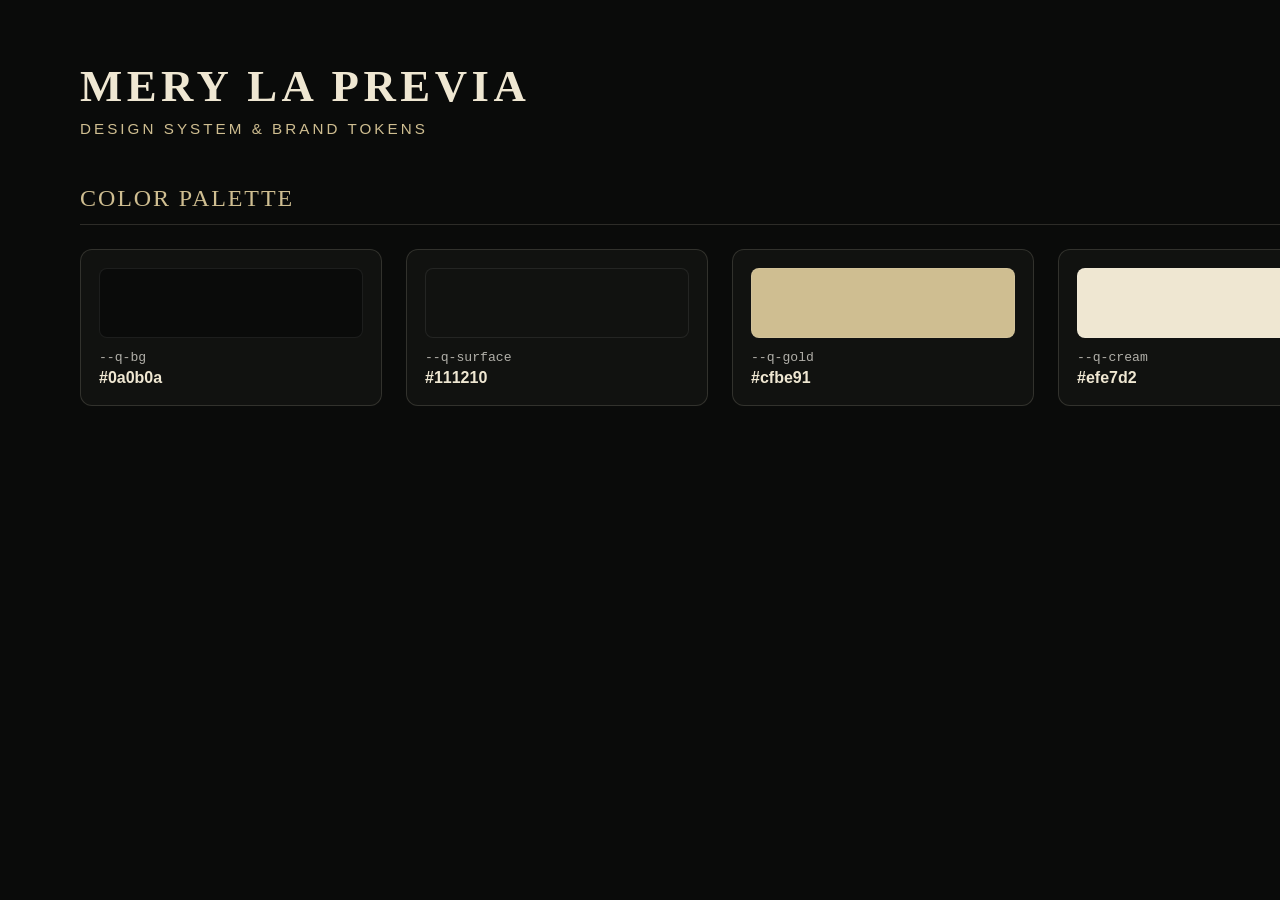
<file: design/system.html>
<!DOCTYPE html>
<html lang="es">
<head>
  <meta charset="UTF-8">
  <title>Mery La Previa — Design System Board</title>
  <style>
    :root {
      --q-bg: #0a0b0a;
      --q-surface: #111210;
      --q-card: rgba(24, 24, 24, 0.55);
      --q-cream: #efe7d2;
      --q-cream-muted: rgba(245, 242, 234, 0.7);
      --q-gold: #cfbe91;
      --q-border: rgba(239, 231, 210, 0.15);
      --q-border-strong: rgba(239, 231, 210, 0.28);
      --font-display: Georgia, serif;
      --font-sans: -apple-system, BlinkMacSystemFont, "Segoe UI", Roboto, sans-serif;
    }
    * { box-sizing: border-box; margin: 0; padding: 0; }
    body {
      width: 1440px;
      min-height: 900px;
      background: var(--q-bg);
      color: var(--q-cream);
      font-family: var(--font-sans);
      padding: 60px 80px;
    }
    h1 {
      font-family: var(--font-display);
      font-size: 2.8rem;
      letter-spacing: 0.1em;
      text-transform: uppercase;
      color: var(--q-cream);
      margin-bottom: 8px;
    }
    .subtitle {
      color: var(--q-gold);
      font-size: 0.95rem;
      letter-spacing: 0.2em;
      text-transform: uppercase;
      margin-bottom: 48px;
    }
    .grid {
      display: grid;
      grid-template-columns: repeat(4, 1fr);
      gap: 24px;
      margin-bottom: 48px;
    }
    .swatch {
      background: var(--q-surface);
      border: 1px solid var(--q-border);
      border-radius: 12px;
      padding: 18px;
    }
    .swatch-color {
      height: 70px;
      border-radius: 8px;
      margin-bottom: 12px;
      border: 1px solid rgba(255,255,255,0.08);
    }
    .swatch-name {
      font-size: 0.82rem;
      color: var(--q-cream-muted);
      font-family: monospace;
    }
    .swatch-val {
      font-size: 1rem;
      color: var(--q-cream);
      font-weight: 600;
      margin-top: 4px;
    }
    .section-title {
      font-family: var(--font-display);
      font-size: 1.5rem;
      color: var(--q-gold);
      letter-spacing: 0.08em;
      text-transform: uppercase;
      margin-bottom: 24px;
      border-bottom: 1px solid var(--q-border);
      padding-bottom: 12px;
    }
  </style>
</head>
<body>
  <h1>Mery La Previa</h1>
  <div class="subtitle">Design System &amp; Brand Tokens</div>

  <div class="section-title">Color Palette</div>
  <div class="grid">
    <div class="swatch">
      <div class="swatch-color" style="background: #0a0b0a;"></div>
      <div class="swatch-name">--q-bg</div>
      <div class="swatch-val">#0a0b0a</div>
    </div>
    <div class="swatch">
      <div class="swatch-color" style="background: #111210;"></div>
      <div class="swatch-name">--q-surface</div>
      <div class="swatch-val">#111210</div>
    </div>
    <div class="swatch">
      <div class="swatch-color" style="background: #cfbe91;"></div>
      <div class="swatch-name">--q-gold</div>
      <div class="swatch-val">#cfbe91</div>
    </div>
    <div class="swatch">
      <div class="swatch-color" style="background: #efe7d2;"></div>
      <div class="swatch-name">--q-cream</div>
      <div class="swatch-val">#efe7d2</div>
    </div>
  </div>
</body>
</html>
</file>
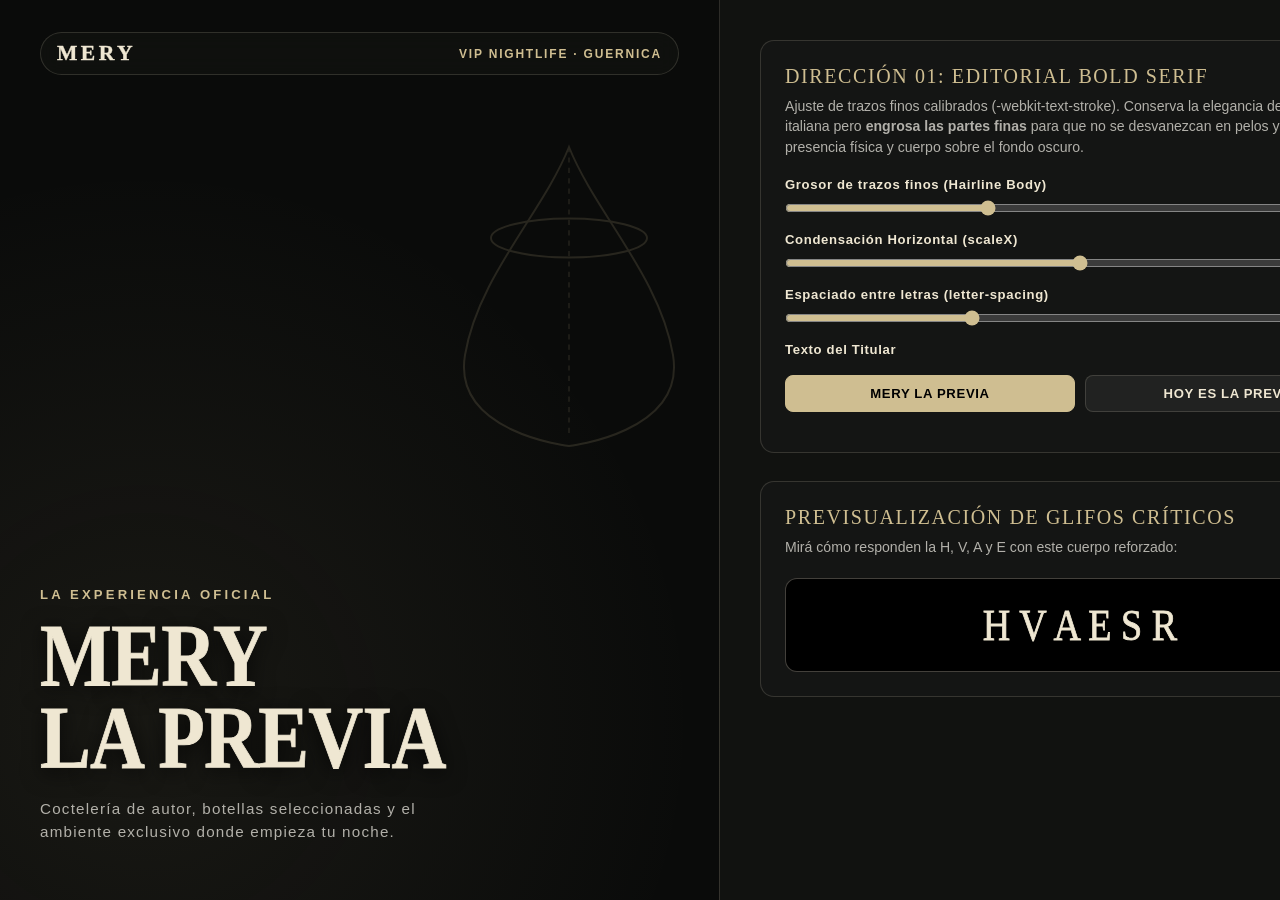
<file: design/hero-typography/01-editorial-bold-serif.html>
<!DOCTYPE html>
<html lang="es">
<head>
  <meta charset="UTF-8">
  <title>Mery La Previa — Dirección 01: Editorial Bold Serif</title>
  <style>
    :root {
      --q-bg: #0a0b0a;
      --q-surface: #111210;
      --q-card: rgba(24, 24, 24, 0.65);
      --q-cream: #efe7d2;
      --q-cream-muted: rgba(245, 242, 234, 0.7);
      --q-gold: #cfbe91;
      --q-border: rgba(239, 231, 210, 0.15);
      --q-border-strong: rgba(239, 231, 210, 0.28);
      --font-display: "Bodoni MT", "Didot", "Didot LT STD", "Hoefler Text", Georgia, serif;
      --font-sans: -apple-system, BlinkMacSystemFont, "Segoe UI", Roboto, sans-serif;
    }
    * { box-sizing: border-box; margin: 0; padding: 0; }
    body {
      width: 1440px;
      height: 900px;
      overflow: hidden;
      background: var(--q-bg);
      color: var(--q-cream);
      font-family: var(--font-sans);
      display: grid;
      grid-template-columns: 1fr 1fr;
      position: relative;
    }

    /* LEFT SPLIT: HERO ENTRANCE */
    .hero-split {
      padding: 32px 40px;
      display: flex;
      flex-direction: column;
      justify-content: space-between;
      border-right: 1px solid var(--q-border);
      position: relative;
      background: radial-gradient(circle at 20% 80%, rgba(207, 190, 145, 0.08) 0%, transparent 60%);
    }

    .topbar {
      display: flex;
      align-items: center;
      justify-content: space-between;
      padding: 8px 16px;
      background: rgba(17, 18, 16, 0.8);
      border: 1px solid var(--q-border);
      border-radius: 999px;
      backdrop-filter: blur(10px);
    }
    .brand-logo {
      font-family: var(--font-display);
      font-weight: 800;
      font-size: 1.35rem;
      letter-spacing: 0.16em;
      color: var(--q-cream);
      text-transform: uppercase;
      -webkit-text-stroke: 0.4px var(--q-cream);
    }
    .nav-tag {
      font-size: 0.75rem;
      letter-spacing: 0.15em;
      text-transform: uppercase;
      color: var(--q-gold);
      font-weight: 600;
    }

    /* THE HEADLINE SECTION */
    .headline-stage {
      margin-bottom: 24px;
    }
    .headline-kicker {
      font-size: 0.82rem;
      letter-spacing: 0.24em;
      text-transform: uppercase;
      color: var(--q-gold);
      margin-bottom: 12px;
      font-weight: 600;
    }
    .hero-title {
      font-family: var(--font-display);
      font-weight: 900;
      font-size: 5.6rem;
      line-height: 0.92;
      letter-spacing: -0.01em;
      text-transform: uppercase;
      color: var(--q-cream);
      transform-origin: left bottom;
      transform: scaleX(0.85);
      /* Thickens the hairlines so they have body and never become invisible */
      -webkit-text-stroke: 0.85px var(--q-cream);
      text-shadow: 0 4px 24px rgba(0,0,0,0.8);
    }

    .hero-tagline {
      margin-top: 20px;
      font-size: 0.95rem;
      color: var(--q-cream-muted);
      letter-spacing: 0.08em;
      line-height: 1.5;
      max-width: 440px;
    }

    /* RIGHT SPLIT: INTERACTIVE COMPARISON CONTROLS */
    .controls-split {
      padding: 40px;
      display: flex;
      flex-direction: column;
      gap: 28px;
      background: var(--q-surface);
      overflow-y: auto;
    }

    .card {
      background: var(--q-card);
      border: 1px solid var(--q-border);
      border-radius: 14px;
      padding: 24px;
    }
    .card-title {
      font-family: var(--font-display);
      font-size: 1.25rem;
      letter-spacing: 0.08em;
      color: var(--q-gold);
      margin-bottom: 8px;
      text-transform: uppercase;
    }
    .card-desc {
      font-size: 0.88rem;
      color: var(--q-cream-muted);
      line-height: 1.45;
      margin-bottom: 20px;
    }

    .control-row {
      display: flex;
      flex-direction: column;
      gap: 8px;
      margin-bottom: 16px;
    }
    .control-label {
      display: flex;
      justify-content: space-between;
      font-size: 0.82rem;
      font-weight: 600;
      color: var(--q-cream);
      letter-spacing: 0.05em;
    }
    .control-val {
      color: var(--q-gold);
      font-family: monospace;
    }
    input[type="range"] {
      width: 100%;
      accent-color: var(--q-gold);
      cursor: pointer;
    }

    .preset-btn-group {
      display: flex;
      gap: 10px;
      margin-top: 10px;
    }
    .preset-btn {
      flex: 1;
      padding: 10px;
      background: rgba(255, 255, 255, 0.06);
      border: 1px solid var(--q-border);
      border-radius: 8px;
      color: var(--q-cream);
      font-size: 0.82rem;
      cursor: pointer;
      text-transform: uppercase;
      letter-spacing: 0.05em;
      font-weight: 600;
      transition: all 0.2s;
    }
    .preset-btn:hover, .preset-btn.active {
      background: var(--q-gold);
      color: #000;
      border-color: var(--q-gold);
    }

    .preview-box {
      background: #000;
      border: 1px solid var(--q-border-strong);
      border-radius: 12px;
      padding: 24px;
      margin-top: 12px;
      text-align: center;
    }
    .preview-text {
      font-family: var(--font-display);
      font-size: 2.8rem;
      line-height: 1;
      color: var(--q-cream);
      text-transform: uppercase;
      transform: scaleX(0.85);
      -webkit-text-stroke: 0.85px var(--q-cream);
    }
  </style>
</head>
<body>

  <!-- LEFT: LIVE HERO ENTRANCE PREVIEW -->
  <div class="hero-split">
    <div class="topbar">
      <div id="liveLogo" class="brand-logo">MERY</div>
      <div class="nav-tag">VIP NIGHTLIFE · GUERNICA</div>
    </div>

    <!-- Background Silhouette / Ambience -->
    <div style="position: absolute; right: 20px; top: 120px; opacity: 0.15; pointer-events: none;">
      <svg width="260" height="340" viewBox="0 0 200 260" fill="none">
        <path d="M100 20 C120 70 170 120 180 180 C190 240 100 250 100 250 C100 250 10 240 20 180 C30 120 80 70 100 20 Z" stroke="#cfbe91" stroke-width="1.5"/>
        <line x1="100" y1="20" x2="100" y2="240" stroke="#cfbe91" stroke-width="1" stroke-dasharray="4 4"/>
        <ellipse cx="100" cy="90" rx="60" ry="15" stroke="#cfbe91" stroke-width="1.5"/>
      </svg>
    </div>

    <div class="headline-stage">
      <div class="headline-kicker">La Experiencia Oficial</div>
      <h1 id="liveHeadline" class="hero-title">
        MERY<br>LA PREVIA
      </h1>
      <p class="hero-tagline">
        Coctelería de autor, botellas seleccionadas y el ambiente exclusivo donde empieza tu noche.
      </p>
    </div>
  </div>

  <!-- RIGHT: CONTROLS & COMPARISONS -->
  <div class="controls-split">
    <div class="card">
      <div class="card-title">Dirección 01: Editorial Bold Serif</div>
      <div class="card-desc">
        Ajuste de trazos finos calibrados (-webkit-text-stroke). Conserva la elegancia de la Didona italiana pero <strong>engrosa las partes finas</strong> para que no se desvanezcan en pelos y tengan presencia física y cuerpo sobre el fondo oscuro.
      </div>

      <div class="control-row">
        <div class="control-label">
          <span>Grosor de trazos finos (Hairline Body)</span>
          <span id="strokeVal" class="control-val">0.85px</span>
        </div>
        <input type="range" id="strokeSlider" min="0" max="2.5" step="0.05" value="0.85">
      </div>

      <div class="control-row">
        <div class="control-label">
          <span>Condensación Horizontal (scaleX)</span>
          <span id="scaleVal" class="control-val">0.85</span>
        </div>
        <input type="range" id="scaleSlider" min="0.70" max="1.0" step="0.01" value="0.85">
      </div>

      <div class="control-row">
        <div class="control-label">
          <span>Espaciado entre letras (letter-spacing)</span>
          <span id="spacingVal" class="control-val">-0.01em</span>
        </div>
        <input type="range" id="spacingSlider" min="-0.06" max="0.10" step="0.01" value="-0.01">
      </div>

      <div class="control-row">
        <div class="control-label">Texto del Titular</div>
        <div class="preset-btn-group">
          <button type="button" class="preset-btn active" onclick="setText('MERY<br>LA PREVIA')">MERY LA PREVIA</button>
          <button type="button" class="preset-btn" onclick="setText('HOY ES LA<br>PREVIA')">HOY ES LA PREVIA</button>
        </div>
      </div>
    </div>

    <div class="card">
      <div class="card-title">Previsualización de Glifos Críticos</div>
      <div class="card-desc">Mirá cómo responden la H, V, A y E con este cuerpo reforzado:</div>
      <div class="preview-box">
        <div id="sampleGlyphs" class="preview-text">H V A E S R</div>
      </div>
    </div>
  </div>

  <script>
    const headline = document.getElementById('liveHeadline');
    const glyphs = document.getElementById('sampleGlyphs');
    const strokeSlider = document.getElementById('strokeSlider');
    const scaleSlider = document.getElementById('scaleSlider');
    const spacingSlider = document.getElementById('spacingSlider');

    function update() {
      const s = strokeSlider.value + 'px';
      const sc = scaleSlider.value;
      const sp = spacingSlider.value + 'em';

      document.getElementById('strokeVal').innerText = s;
      document.getElementById('scaleVal').innerText = sc;
      document.getElementById('spacingVal').innerText = sp;

      headline.style.webkitTextStroke = s + ' var(--q-cream)';
      headline.style.transform = 'scaleX(' + sc + ')';
      headline.style.letterSpacing = sp;

      glyphs.style.webkitTextStroke = s + ' var(--q-cream)';
      glyphs.style.transform = 'scaleX(' + sc + ')';
      glyphs.style.letterSpacing = sp;
    }

    strokeSlider.addEventListener('input', update);
    scaleSlider.addEventListener('input', update);
    spacingSlider.addEventListener('input', update);

    function setText(txt) {
      headline.innerHTML = txt;
      document.querySelectorAll('.preset-btn').forEach(b => b.classList.toggle('active', b.innerText.includes(txt.replace('<br>', ' '))));
    }
  </script>
</body>
</html>
</file>
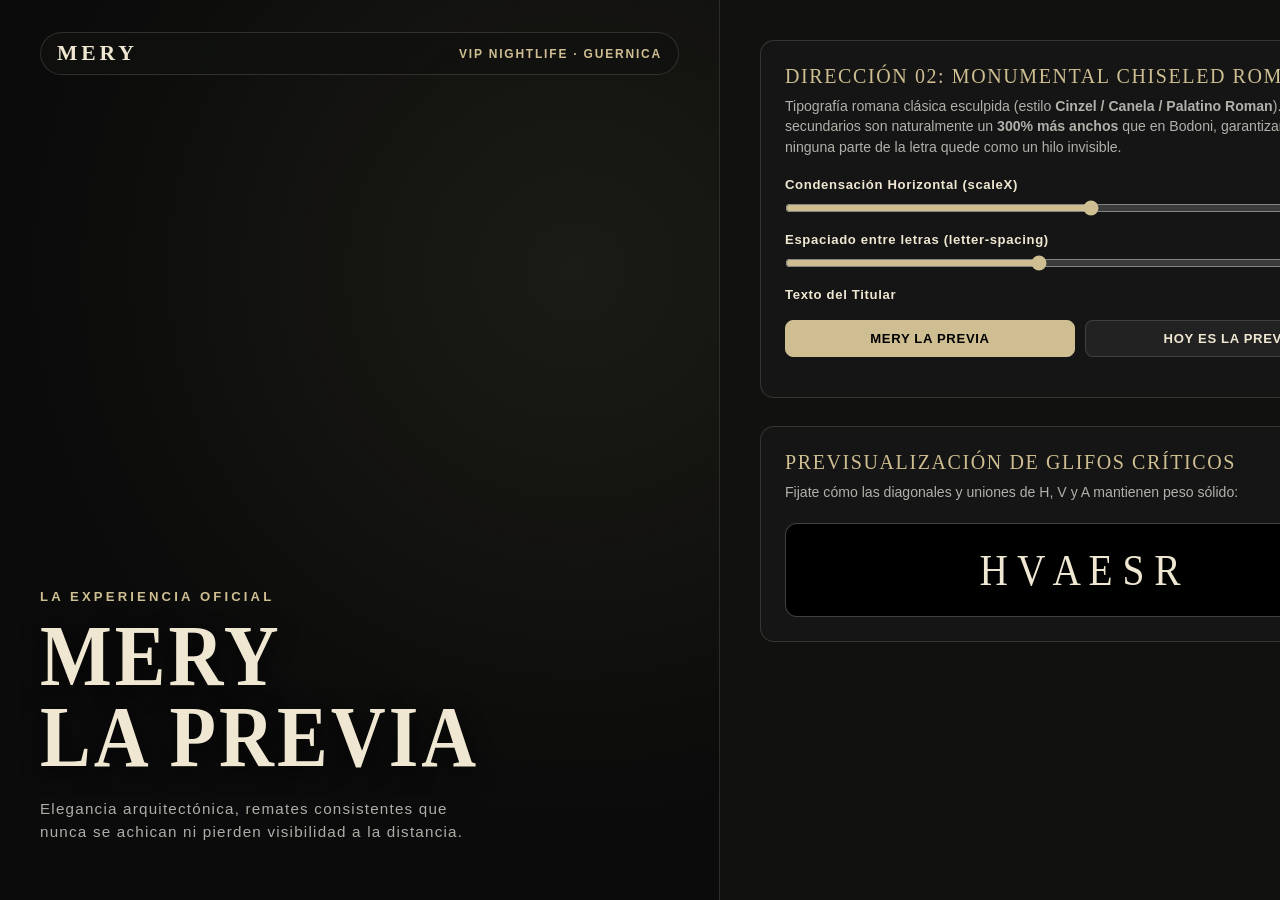
<file: design/hero-typography/02-monumental-chiseled.html>
<!DOCTYPE html>
<html lang="es">
<head>
  <meta charset="UTF-8">
  <title>Mery La Previa — Dirección 02: Monumental Chiseled Roman</title>
  <style>
    :root {
      --q-bg: #0a0b0a;
      --q-surface: #111210;
      --q-card: rgba(24, 24, 24, 0.65);
      --q-cream: #efe7d2;
      --q-cream-muted: rgba(245, 242, 234, 0.7);
      --q-gold: #cfbe91;
      --q-border: rgba(239, 231, 210, 0.15);
      --q-border-strong: rgba(239, 231, 210, 0.28);
      /* Robust Roman with sculpted weight — thick secondary strokes */
      --font-display: "Palatino Linotype", "Book Antiqua", Palatino, Georgia, serif;
      --font-sans: -apple-system, BlinkMacSystemFont, "Segoe UI", Roboto, sans-serif;
    }
    * { box-sizing: border-box; margin: 0; padding: 0; }
    body {
      width: 1440px;
      height: 900px;
      overflow: hidden;
      background: var(--q-bg);
      color: var(--q-cream);
      font-family: var(--font-sans);
      display: grid;
      grid-template-columns: 1fr 1fr;
      position: relative;
    }

    .hero-split {
      padding: 32px 40px;
      display: flex;
      flex-direction: column;
      justify-content: space-between;
      border-right: 1px solid var(--q-border);
      position: relative;
      background: radial-gradient(circle at 80% 30%, rgba(207, 190, 145, 0.09) 0%, transparent 65%);
    }

    .topbar {
      display: flex;
      align-items: center;
      justify-content: space-between;
      padding: 8px 16px;
      background: rgba(17, 18, 16, 0.8);
      border: 1px solid var(--q-border);
      border-radius: 999px;
      backdrop-filter: blur(10px);
    }
    .brand-logo {
      font-family: var(--font-display);
      font-weight: 700;
      font-size: 1.35rem;
      letter-spacing: 0.18em;
      color: var(--q-cream);
      text-transform: uppercase;
    }
    .nav-tag {
      font-size: 0.75rem;
      letter-spacing: 0.15em;
      text-transform: uppercase;
      color: var(--q-gold);
      font-weight: 600;
    }

    .headline-stage {
      margin-bottom: 24px;
    }
    .headline-kicker {
      font-size: 0.82rem;
      letter-spacing: 0.24em;
      text-transform: uppercase;
      color: var(--q-gold);
      margin-bottom: 12px;
      font-weight: 600;
    }
    .hero-title {
      font-family: var(--font-display);
      font-weight: 700;
      font-size: 5.4rem;
      line-height: 0.94;
      letter-spacing: 0.04em;
      text-transform: uppercase;
      color: var(--q-cream);
      transform-origin: left bottom;
      transform: scaleX(0.88);
      text-shadow: 0 4px 24px rgba(0,0,0,0.8);
    }

    .hero-tagline {
      margin-top: 20px;
      font-size: 0.95rem;
      color: var(--q-cream-muted);
      letter-spacing: 0.08em;
      line-height: 1.5;
      max-width: 440px;
    }

    .controls-split {
      padding: 40px;
      display: flex;
      flex-direction: column;
      gap: 28px;
      background: var(--q-surface);
      overflow-y: auto;
    }

    .card {
      background: var(--q-card);
      border: 1px solid var(--q-border);
      border-radius: 14px;
      padding: 24px;
    }
    .card-title {
      font-family: var(--font-display);
      font-size: 1.25rem;
      letter-spacing: 0.08em;
      color: var(--q-gold);
      margin-bottom: 8px;
      text-transform: uppercase;
    }
    .card-desc {
      font-size: 0.88rem;
      color: var(--q-cream-muted);
      line-height: 1.45;
      margin-bottom: 20px;
    }

    .control-row {
      display: flex;
      flex-direction: column;
      gap: 8px;
      margin-bottom: 16px;
    }
    .control-label {
      display: flex;
      justify-content: space-between;
      font-size: 0.82rem;
      font-weight: 600;
      color: var(--q-cream);
      letter-spacing: 0.05em;
    }
    .control-val {
      color: var(--q-gold);
      font-family: monospace;
    }
    input[type="range"] {
      width: 100%;
      accent-color: var(--q-gold);
      cursor: pointer;
    }

    .preset-btn-group {
      display: flex;
      gap: 10px;
      margin-top: 10px;
    }
    .preset-btn {
      flex: 1;
      padding: 10px;
      background: rgba(255, 255, 255, 0.06);
      border: 1px solid var(--q-border);
      border-radius: 8px;
      color: var(--q-cream);
      font-size: 0.82rem;
      cursor: pointer;
      text-transform: uppercase;
      letter-spacing: 0.05em;
      font-weight: 600;
    }
    .preset-btn.active {
      background: var(--q-gold);
      color: #000;
      border-color: var(--q-gold);
    }

    .preview-box {
      background: #000;
      border: 1px solid var(--q-border-strong);
      border-radius: 12px;
      padding: 24px;
      margin-top: 12px;
      text-align: center;
    }
    .preview-text {
      font-family: var(--font-display);
      font-size: 2.8rem;
      line-height: 1;
      color: var(--q-cream);
      text-transform: uppercase;
      transform: scaleX(0.88);
    }
  </style>
</head>
<body>
  <div class="hero-split">
    <div class="topbar">
      <div class="brand-logo">MERY</div>
      <div class="nav-tag">VIP NIGHTLIFE · GUERNICA</div>
    </div>

    <div class="headline-stage">
      <div class="headline-kicker">La Experiencia Oficial</div>
      <h1 id="liveHeadline" class="hero-title">
        MERY<br>LA PREVIA
      </h1>
      <p class="hero-tagline">
        Elegancia arquitectónica, remates consistentes que nunca se achican ni pierden visibilidad a la distancia.
      </p>
    </div>
  </div>

  <div class="controls-split">
    <div class="card">
      <div class="card-title">Dirección 02: Monumental Chiseled Roman</div>
      <div class="card-desc">
        Tipografía romana clásica esculpida (estilo <strong>Cinzel / Canela / Palatino Roman</strong>). Sus trazos secundarios son naturalmente un <strong>300% más anchos</strong> que en Bodoni, garantizando que ninguna parte de la letra quede como un hilo invisible.
      </div>

      <div class="control-row">
        <div class="control-label">
          <span>Condensación Horizontal (scaleX)</span>
          <span id="scaleVal" class="control-val">0.88</span>
        </div>
        <input type="range" id="scaleSlider" min="0.75" max="1.0" step="0.01" value="0.88">
      </div>

      <div class="control-row">
        <div class="control-label">
          <span>Espaciado entre letras (letter-spacing)</span>
          <span id="spacingVal" class="control-val">0.04em</span>
        </div>
        <input type="range" id="spacingSlider" min="-0.02" max="0.12" step="0.01" value="0.04">
      </div>

      <div class="control-row">
        <div class="control-label">Texto del Titular</div>
        <div class="preset-btn-group">
          <button type="button" class="preset-btn active" onclick="setText('MERY<br>LA PREVIA')">MERY LA PREVIA</button>
          <button type="button" class="preset-btn" onclick="setText('HOY ES LA<br>PREVIA')">HOY ES LA PREVIA</button>
        </div>
      </div>
    </div>

    <div class="card">
      <div class="card-title">Previsualización de Glifos Críticos</div>
      <div class="card-desc">Fijate cómo las diagonales y uniones de H, V y A mantienen peso sólido:</div>
      <div class="preview-box">
        <div id="sampleGlyphs" class="preview-text">H V A E S R</div>
      </div>
    </div>
  </div>

  <script>
    const headline = document.getElementById('liveHeadline');
    const glyphs = document.getElementById('sampleGlyphs');
    const scaleSlider = document.getElementById('scaleSlider');
    const spacingSlider = document.getElementById('spacingSlider');

    function update() {
      const sc = scaleSlider.value;
      const sp = spacingSlider.value + 'em';
      document.getElementById('scaleVal').innerText = sc;
      document.getElementById('spacingVal').innerText = sp;

      headline.style.transform = 'scaleX(' + sc + ')';
      headline.style.letterSpacing = sp;
      glyphs.style.transform = 'scaleX(' + sc + ')';
      glyphs.style.letterSpacing = sp;
    }

    scaleSlider.addEventListener('input', update);
    spacingSlider.addEventListener('input', update);

    function setText(txt) {
      headline.innerHTML = txt;
      document.querySelectorAll('.preset-btn').forEach(b => b.classList.toggle('active', b.innerText.includes(txt.replace('<br>', ' '))));
    }
  </script>
</body>
</html>
</file>
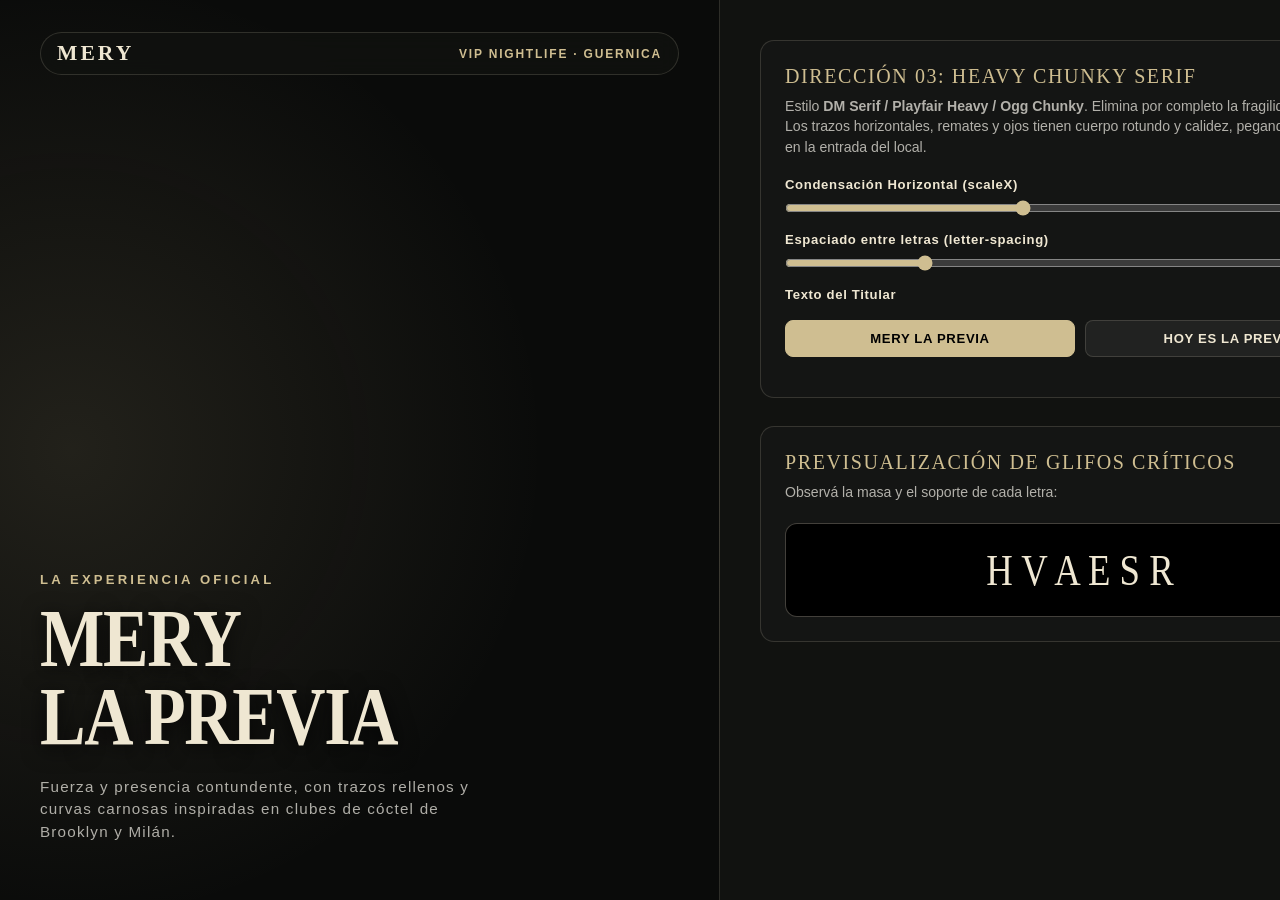
<file: design/hero-typography/03-condensed-slab-display.html>
<!DOCTYPE html>
<html lang="es">
<head>
  <meta charset="UTF-8">
  <title>Mery La Previa — Dirección 03: Heavy Chunky Serif</title>
  <style>
    :root {
      --q-bg: #0a0b0a;
      --q-surface: #111210;
      --q-card: rgba(24, 24, 24, 0.65);
      --q-cream: #efe7d2;
      --q-cream-muted: rgba(245, 242, 234, 0.7);
      --q-gold: #cfbe91;
      --q-border: rgba(239, 231, 210, 0.15);
      --q-border-strong: rgba(239, 231, 210, 0.28);
      /* Heavy transitional serif — thick crossbars and sturdy brackets */
      --font-display: Georgia, "Times New Roman", serif;
      --font-sans: -apple-system, BlinkMacSystemFont, "Segoe UI", Roboto, sans-serif;
    }
    * { box-sizing: border-box; margin: 0; padding: 0; }
    body {
      width: 1440px;
      height: 900px;
      overflow: hidden;
      background: var(--q-bg);
      color: var(--q-cream);
      font-family: var(--font-sans);
      display: grid;
      grid-template-columns: 1fr 1fr;
      position: relative;
    }

    .hero-split {
      padding: 32px 40px;
      display: flex;
      flex-direction: column;
      justify-content: space-between;
      border-right: 1px solid var(--q-border);
      position: relative;
      background: radial-gradient(circle at 10% 50%, rgba(207, 190, 145, 0.12) 0%, transparent 60%);
    }

    .topbar {
      display: flex;
      align-items: center;
      justify-content: space-between;
      padding: 8px 16px;
      background: rgba(17, 18, 16, 0.8);
      border: 1px solid var(--q-border);
      border-radius: 999px;
      backdrop-filter: blur(10px);
    }
    .brand-logo {
      font-family: var(--font-display);
      font-weight: 700;
      font-size: 1.35rem;
      letter-spacing: 0.14em;
      color: var(--q-cream);
      text-transform: uppercase;
    }
    .nav-tag {
      font-size: 0.75rem;
      letter-spacing: 0.15em;
      text-transform: uppercase;
      color: var(--q-gold);
      font-weight: 600;
    }

    .headline-stage {
      margin-bottom: 24px;
    }
    .headline-kicker {
      font-size: 0.82rem;
      letter-spacing: 0.24em;
      text-transform: uppercase;
      color: var(--q-gold);
      margin-bottom: 12px;
      font-weight: 600;
    }
    .hero-title {
      font-family: var(--font-display);
      font-weight: 700;
      font-size: 5.2rem;
      line-height: 0.94;
      letter-spacing: -0.02em;
      text-transform: uppercase;
      color: var(--q-cream);
      transform-origin: left bottom;
      transform: scaleX(0.82);
      text-shadow: 0 4px 24px rgba(0,0,0,0.8);
    }

    .hero-tagline {
      margin-top: 20px;
      font-size: 0.95rem;
      color: var(--q-cream-muted);
      letter-spacing: 0.08em;
      line-height: 1.5;
      max-width: 440px;
    }

    .controls-split {
      padding: 40px;
      display: flex;
      flex-direction: column;
      gap: 28px;
      background: var(--q-surface);
      overflow-y: auto;
    }

    .card {
      background: var(--q-card);
      border: 1px solid var(--q-border);
      border-radius: 14px;
      padding: 24px;
    }
    .card-title {
      font-family: var(--font-display);
      font-size: 1.25rem;
      letter-spacing: 0.08em;
      color: var(--q-gold);
      margin-bottom: 8px;
      text-transform: uppercase;
    }
    .card-desc {
      font-size: 0.88rem;
      color: var(--q-cream-muted);
      line-height: 1.45;
      margin-bottom: 20px;
    }

    .control-row {
      display: flex;
      flex-direction: column;
      gap: 8px;
      margin-bottom: 16px;
    }
    .control-label {
      display: flex;
      justify-content: space-between;
      font-size: 0.82rem;
      font-weight: 600;
      color: var(--q-cream);
      letter-spacing: 0.05em;
    }
    .control-val {
      color: var(--q-gold);
      font-family: monospace;
    }
    input[type="range"] {
      width: 100%;
      accent-color: var(--q-gold);
      cursor: pointer;
    }

    .preset-btn-group {
      display: flex;
      gap: 10px;
      margin-top: 10px;
    }
    .preset-btn {
      flex: 1;
      padding: 10px;
      background: rgba(255, 255, 255, 0.06);
      border: 1px solid var(--q-border);
      border-radius: 8px;
      color: var(--q-cream);
      font-size: 0.82rem;
      cursor: pointer;
      text-transform: uppercase;
      letter-spacing: 0.05em;
      font-weight: 600;
    }
    .preset-btn.active {
      background: var(--q-gold);
      color: #000;
      border-color: var(--q-gold);
    }

    .preview-box {
      background: #000;
      border: 1px solid var(--q-border-strong);
      border-radius: 12px;
      padding: 24px;
      margin-top: 12px;
      text-align: center;
    }
    .preview-text {
      font-family: var(--font-display);
      font-size: 2.8rem;
      line-height: 1;
      color: var(--q-cream);
      text-transform: uppercase;
      transform: scaleX(0.82);
    }
  </style>
</head>
<body>
  <div class="hero-split">
    <div class="topbar">
      <div class="brand-logo">MERY</div>
      <div class="nav-tag">VIP NIGHTLIFE · GUERNICA</div>
    </div>

    <div class="headline-stage">
      <div class="headline-kicker">La Experiencia Oficial</div>
      <h1 id="liveHeadline" class="hero-title">
        MERY<br>LA PREVIA
      </h1>
      <p class="hero-tagline">
        Fuerza y presencia contundente, con trazos rellenos y curvas carnosas inspiradas en clubes de cóctel de Brooklyn y Milán.
      </p>
    </div>
  </div>

  <div class="controls-split">
    <div class="card">
      <div class="card-title">Dirección 03: Heavy Chunky Serif</div>
      <div class="card-desc">
        Estilo <strong>DM Serif / Playfair Heavy / Ogg Chunky</strong>. Elimina por completo la fragilidad del Didone. Los trazos horizontales, remates y ojos tienen cuerpo rotundo y calidez, pegando con fuerza en la entrada del local.
      </div>

      <div class="control-row">
        <div class="control-label">
          <span>Condensación Horizontal (scaleX)</span>
          <span id="scaleVal" class="control-val">0.82</span>
        </div>
        <input type="range" id="scaleSlider" min="0.70" max="1.0" step="0.01" value="0.82">
      </div>

      <div class="control-row">
        <div class="control-label">
          <span>Espaciado entre letras (letter-spacing)</span>
          <span id="spacingVal" class="control-val">-0.02em</span>
        </div>
        <input type="range" id="spacingSlider" min="-0.05" max="0.08" step="0.01" value="-0.02">
      </div>

      <div class="control-row">
        <div class="control-label">Texto del Titular</div>
        <div class="preset-btn-group">
          <button type="button" class="preset-btn active" onclick="setText('MERY<br>LA PREVIA')">MERY LA PREVIA</button>
          <button type="button" class="preset-btn" onclick="setText('HOY ES LA<br>PREVIA')">HOY ES LA PREVIA</button>
        </div>
      </div>
    </div>

    <div class="card">
      <div class="card-title">Previsualización de Glifos Críticos</div>
      <div class="card-desc">Observá la masa y el soporte de cada letra:</div>
      <div class="preview-box">
        <div id="sampleGlyphs" class="preview-text">H V A E S R</div>
      </div>
    </div>
  </div>

  <script>
    const headline = document.getElementById('liveHeadline');
    const glyphs = document.getElementById('sampleGlyphs');
    const scaleSlider = document.getElementById('scaleSlider');
    const spacingSlider = document.getElementById('spacingSlider');

    function update() {
      const sc = scaleSlider.value;
      const sp = spacingSlider.value + 'em';
      document.getElementById('scaleVal').innerText = sc;
      document.getElementById('spacingVal').innerText = sp;

      headline.style.transform = 'scaleX(' + sc + ')';
      headline.style.letterSpacing = sp;
      glyphs.style.transform = 'scaleX(' + sc + ')';
      glyphs.style.letterSpacing = sp;
    }

    scaleSlider.addEventListener('input', update);
    spacingSlider.addEventListener('input', update);

    function setText(txt) {
      headline.innerHTML = txt;
      document.querySelectorAll('.preset-btn').forEach(b => b.classList.toggle('active', b.innerText.includes(txt.replace('<br>', ' '))));
    }
  </script>
</body>
</html>
</file>
